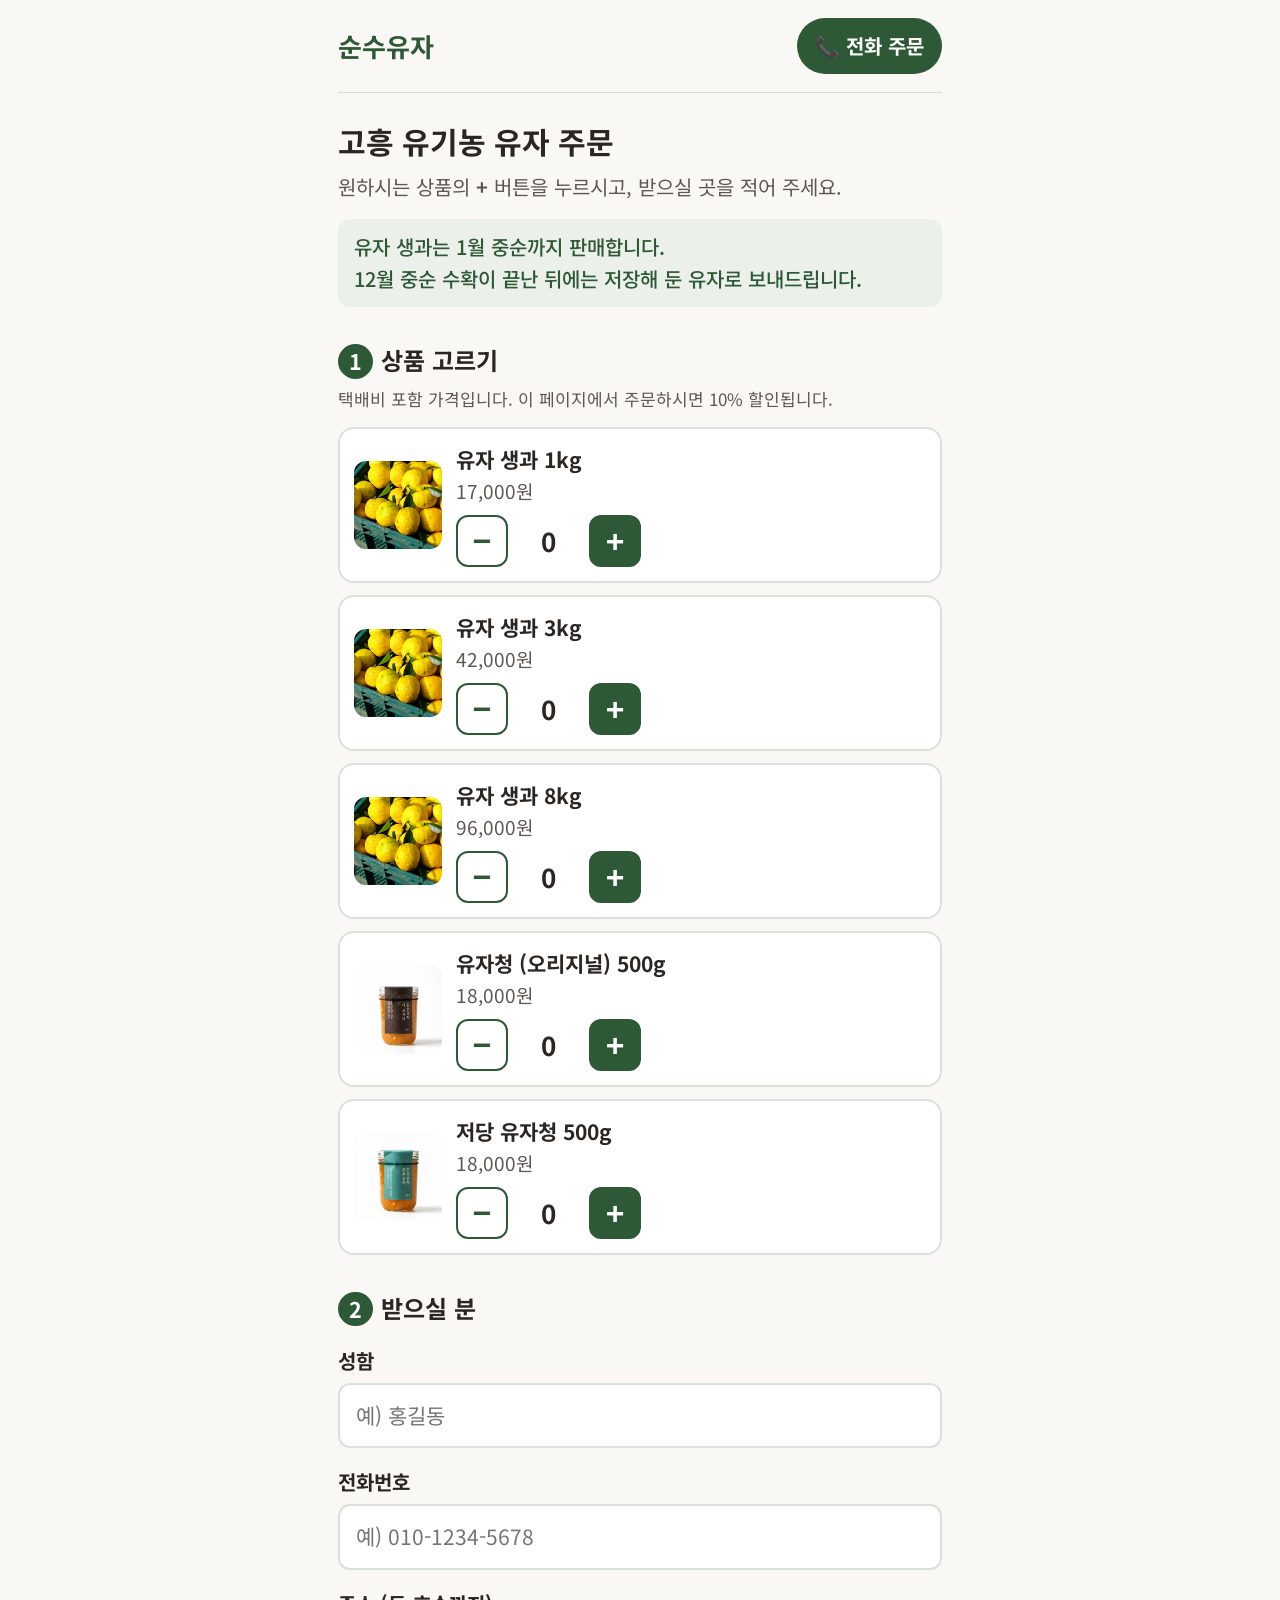
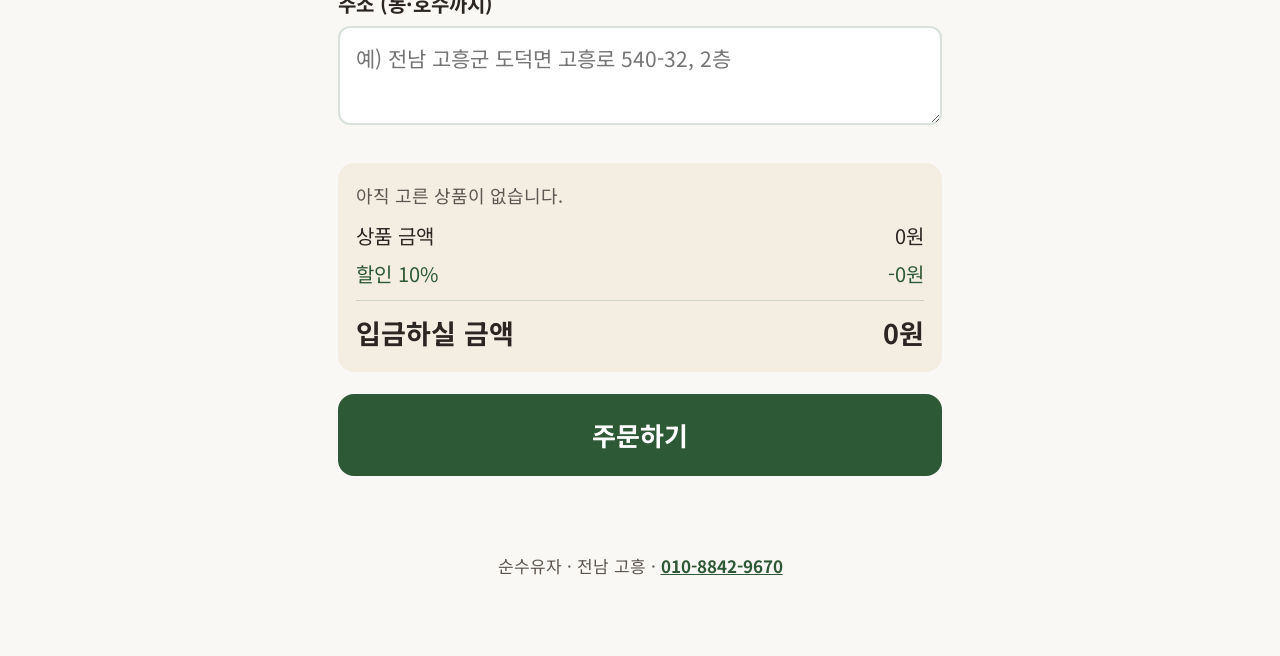
<file: easy.html>
<!DOCTYPE html>
<html lang="ko">
<head>
    <meta charset="UTF-8">
    <meta name="viewport" content="width=device-width, initial-scale=1.0">
    <title>순수유자 주문하기</title>
    <!-- 어르신께 링크로만 드리는 숨은 페이지: 메인에서 링크하지 않고, 검색에도 안 나오게 한다. -->
    <meta name="robots" content="noindex, nofollow">
    <meta property="og:title" content="순수유자 주문하기">
    <meta property="og:description" content="고흥 유기농 유자 생과·유자청, 큰 글씨로 쉽게 주문하세요.">
    <meta property="og:image" content="https://organicyuja.com/images/og_yuza.jpg">
    <link rel="preconnect" href="https://fonts.googleapis.com">
    <link rel="preconnect" href="https://fonts.gstatic.com" crossorigin>
    <link href="https://fonts.googleapis.com/css2?family=Noto+Sans+KR:wght@400;500;700&display=swap" rel="stylesheet">
    <style>
        :root {
            --bg: #FAF8F5;
            --card: #FFFFFF;
            --beige: #F3EDE2;
            --text: #2B2622;
            --muted: #5E5852;
            --green: #2E5936;
            --green-light: #EBF0EA;
            --line: rgba(46, 89, 54, 0.18);
        }
        * { box-sizing: border-box; }
        html { font-size: 20px; }
        body {
            margin: 0;
            background: var(--bg);
            color: var(--text);
            font-family: 'Noto Sans KR', sans-serif;
            line-height: 1.6;
            word-break: keep-all;
        }
        .wrap { max-width: 640px; margin: 0 auto; padding: 0 18px 60px; }
        header {
            display: flex; justify-content: space-between; align-items: center;
            padding: 18px 0; border-bottom: 1px solid var(--line); margin-bottom: 24px;
        }
        .logo { font-weight: 700; font-size: 1.3rem; color: var(--green); }
        .call-btn {
            display: inline-flex; align-items: center; gap: 6px;
            background: var(--green); color: #fff; text-decoration: none;
            font-weight: 700; font-size: 1rem; padding: 12px 18px; border-radius: 999px;
        }
        h1 { font-size: 1.5rem; margin: 0 0 6px; }
        .lead { color: var(--muted); margin: 0 0 8px; }
        .season { background: var(--green-light); color: var(--green); border-radius: 12px; padding: 12px 16px; margin: 16px 0 28px; font-weight: 500; }
        h2 { font-size: 1.2rem; margin: 34px 0 6px; }
        h2 .step { display: inline-block; background: var(--green); color: #fff; border-radius: 999px; width: 1.6em; height: 1.6em; text-align: center; line-height: 1.6em; margin-right: 8px; font-size: 0.9em; }
        .hint { color: var(--muted); font-size: 0.85rem; margin: 0 0 14px; }

        .item {
            display: grid; grid-template-columns: 88px 1fr; gap: 14px; align-items: center;
            background: var(--card); border: 2px solid var(--line); border-radius: 16px;
            padding: 14px; margin-bottom: 12px;
        }
        .item.picked { border-color: var(--green); background: var(--green-light); }
        .item img { width: 88px; height: 88px; object-fit: cover; border-radius: 12px; }
        .item-name { font-weight: 700; font-size: 1.05rem; }
        .item-price { color: var(--muted); font-size: 0.95rem; }
        .qty { display: flex; align-items: center; gap: 12px; margin-top: 8px; }
        .qty button {
            width: 52px; height: 52px; border-radius: 12px; border: 2px solid var(--green);
            background: #fff; color: var(--green); font-size: 1.6rem; font-weight: 700; cursor: pointer;
            line-height: 1;
        }
        .qty button.plus { background: var(--green); color: #fff; }
        .qty output { min-width: 2.2em; text-align: center; font-size: 1.3rem; font-weight: 700; }

        label { display: block; font-weight: 700; margin: 18px 0 6px; }
        input, textarea {
            width: 100%; font: inherit; font-size: 1.05rem; padding: 14px 16px;
            border: 2px solid var(--line); border-radius: 12px; background: #fff; color: var(--text);
        }
        input:focus, textarea:focus { outline: none; border-color: var(--green); }
        textarea { min-height: 96px; resize: vertical; }

        .total-box {
            background: var(--beige); border-radius: 16px; padding: 18px; margin-top: 30px;
        }
        .total-row { display: flex; justify-content: space-between; gap: 10px; }
        .total-row + .total-row { margin-top: 6px; }
        .total-row.discount { color: var(--green); }
        .total-row.final { font-size: 1.35rem; font-weight: 700; border-top: 1px solid var(--line); padding-top: 10px; margin-top: 10px; }
        .lines { color: var(--muted); font-size: 0.9rem; margin-bottom: 10px; }

        .submit {
            width: 100%; margin-top: 22px; padding: 20px; border: none; border-radius: 16px;
            background: var(--green); color: #fff; font: inherit; font-size: 1.3rem; font-weight: 700; cursor: pointer;
        }
        .submit:disabled { opacity: 0.5; cursor: default; }
        .error { color: #B3261E; font-weight: 500; margin-top: 12px; min-height: 1.2em; }

        .done { display: none; text-align: center; padding-top: 10px; }
        .done .big { font-size: 1.5rem; font-weight: 700; margin: 10px 0; }
        .account {
            background: var(--card); border: 2px solid var(--green); border-radius: 16px;
            padding: 20px; margin: 20px 0; font-size: 1.15rem;
        }
        .account strong { display: block; font-size: 1.45rem; color: var(--green); margin-top: 6px; }
        .copy-btn {
            margin-top: 14px; padding: 14px 20px; border-radius: 12px; border: 2px solid var(--green);
            background: #fff; color: var(--green); font: inherit; font-weight: 700; cursor: pointer;
        }
        .foot { text-align: center; color: var(--muted); font-size: 0.85rem; margin-top: 40px; }
        .foot a { color: var(--green); font-weight: 700; }
    </style>
</head>
<body>
<div class="wrap">
    <header>
        <span class="logo">순수유자</span>
        <a class="call-btn" href="tel:010-8842-9670">📞 전화 주문</a>
    </header>

    <form id="order" novalidate>
        <h1>고흥 유기농 유자 주문</h1>
        <p class="lead">원하시는 상품의 <b>+</b> 버튼을 누르시고, 받으실 곳을 적어 주세요.</p>
        <p class="season">유자 생과는 1월 중순까지 판매합니다.<br>12월 중순 수확이 끝난 뒤에는 저장해 둔 유자로 보내드립니다.</p>

        <h2><span class="step">1</span>상품 고르기</h2>
        <p class="hint">택배비 포함 가격입니다. 이 페이지에서 주문하시면 10% 할인됩니다.</p>
        <div id="items"></div>

        <h2><span class="step">2</span>받으실 분</h2>
        <label for="name">성함</label>
        <input id="name" autocomplete="name" placeholder="예) 홍길동">
        <label for="phone">전화번호</label>
        <input id="phone" type="tel" inputmode="numeric" autocomplete="tel" placeholder="예) 010-1234-5678">
        <label for="address">주소 (동·호수까지)</label>
        <textarea id="address" autocomplete="street-address" placeholder="예) 전남 고흥군 도덕면 고흥로 540-32, 2층"></textarea>

        <div class="total-box">
            <div class="lines" id="lines">아직 고른 상품이 없습니다.</div>
            <div class="total-row"><span>상품 금액</span><span id="sum">0원</span></div>
            <div class="total-row discount"><span>할인 10%</span><span id="disc">-0원</span></div>
            <div class="total-row final"><span>입금하실 금액</span><span id="total">0원</span></div>
        </div>

        <button class="submit" id="submit" type="submit">주문하기</button>
        <p class="error" id="error" role="alert"></p>
    </form>

    <section class="done" id="done" aria-live="polite">
        <p style="font-size:3rem;margin:0">🍋</p>
        <p class="big" id="done-title">주문이 접수되었습니다</p>
        <p>아래 계좌로 입금해 주시면<br>확인 후 바로 보내드립니다.</p>
        <div class="account">
            카카오뱅크 3333-19-3570222<br>예금주 채수인
            <strong id="done-amount">0원</strong>
            <button class="copy-btn" id="copy" type="button">계좌번호 복사하기</button>
        </div>
        <p>같은 내용을 문자로도 보내드렸습니다.<br>궁금하신 점은 전화 주세요.</p>
    </section>

    <p class="foot">순수유자 · 전남 고흥 · <a href="tel:010-8842-9670">010-8842-9670</a></p>
</div>

<script>
(function () {
    // 가격·상품명은 메인(index.html) 상품과 같아야 한다. 메인 가격을 바꾸면 여기도 같이 바꿀 것.
    // 상품명은 배송 자동화(homepage_order_import.py)가 읽는 형식 그대로다.
    const ITEMS = [
        { name: '유기농 유자 생과 (1kg)', label: '유자 생과 1kg', price: 17000, img: 'images/product_yuza_ripe.jpg' },
        { name: '유기농 유자 생과 (3kg)', label: '유자 생과 3kg', price: 42000, img: 'images/product_yuza_ripe.jpg' },
        { name: '유기농 유자 생과 (8kg)', label: '유자 생과 8kg', price: 96000, img: 'images/product_yuza_ripe.jpg' },
        { name: '순수유자 디오가닉 오리지널', label: '유자청 (오리지널) 500g', price: 18000, img: 'images/product_original_v2.jpg' },
        { name: '순수유자 로우슈가', label: '저당 유자청 500g', price: 18000, img: 'images/product_lowsugar_v2.jpg' }
    ];
    const DISCOUNT_RATE = 0.1;
    const ENDPOINT = 'https://script.google.com/macros/s/AKfycbwY2hbsdbyYvzaStNvOGll596Lw07UjZBV6dRMojPUHK83oBiVK5NyG2sYmXVB3y2r0/exec';
    const ACCOUNT = '카카오뱅크 3333-19-3570222 채수인';

    const qty = ITEMS.map(() => 0);
    const won = n => n.toLocaleString('ko-KR') + '원';
    const $ = id => document.getElementById(id);

    const list = $('items');
    ITEMS.forEach((it, i) => {
        const row = document.createElement('div');
        row.className = 'item';
        row.innerHTML =
            `<img src="${it.img}" alt="">` +
            `<div><div class="item-name">${it.label}</div><div class="item-price">${won(it.price)}</div>` +
            `<div class="qty"><button type="button" class="minus" aria-label="${it.label} 빼기">−</button>` +
            `<output aria-live="polite">0</output>` +
            `<button type="button" class="plus" aria-label="${it.label} 더하기">+</button></div></div>`;
        const out = row.querySelector('output');
        row.querySelector('.minus').addEventListener('click', () => { qty[i] = Math.max(0, qty[i] - 1); sync(); });
        row.querySelector('.plus').addEventListener('click', () => { qty[i] = Math.min(20, qty[i] + 1); sync(); });
        it.row = row; it.out = out;
        list.appendChild(row);
    });

    function totals() {
        const sum = ITEMS.reduce((s, it, i) => s + it.price * qty[i], 0);
        const disc = Math.round(sum * DISCOUNT_RATE);
        return { sum, disc, total: sum - disc };
    }

    function sync() {
        ITEMS.forEach((it, i) => { it.out.textContent = qty[i]; it.row.classList.toggle('picked', qty[i] > 0); });
        const picked = ITEMS.map((it, i) => qty[i] ? `${it.label} ${qty[i]}개` : '').filter(Boolean);
        $('lines').textContent = picked.length ? picked.join(', ') : '아직 고른 상품이 없습니다.';
        const t = totals();
        $('sum').textContent = won(t.sum);
        $('disc').textContent = '-' + won(t.disc);
        $('total').textContent = won(t.total);
    }

    $('order').addEventListener('submit', e => {
        e.preventDefault();
        const err = $('error');
        const name = $('name').value.trim();
        const phone = $('phone').value.trim();
        const digits = phone.replace(/\D/g, '');
        const address = $('address').value.trim();
        const t = totals();

        if (!t.sum) { err.textContent = '상품을 하나 이상 골라 주세요. (+ 버튼)'; return; }
        if (!name) { err.textContent = '받으실 분 성함을 적어 주세요.'; $('name').focus(); return; }
        if (!/^01\d{8,9}$/.test(digits)) { err.textContent = '전화번호를 다시 확인해 주세요. (예: 010-1234-5678)'; $('phone').focus(); return; }
        if (address.length < 8) { err.textContent = '주소를 동·호수까지 적어 주세요.'; $('address').focus(); return; }
        err.textContent = '';

        const btn = $('submit');
        btn.disabled = true;
        btn.textContent = '주문 보내는 중…';

        const product = ITEMS.map((it, i) => qty[i] ? `${it.name} x${qty[i]}` : '').filter(Boolean).join(', ')
            + ` [직접주문 10% 할인 적용: 정가 ${t.sum.toLocaleString()}원 → ${t.total.toLocaleString()}원] [큰글씨 주문]`;

        fetch(ENDPOINT, {
            method: 'POST',
            headers: { 'Content-Type': 'text/plain;charset=utf-8' },
            body: JSON.stringify({
                name, phone, address, product,
                qty: qty.reduce((a, b) => a + b, 0),
                total: t.total,
                seasonAlert: false
            })
        })
            .then(r => r.json())
            .then(data => {
                if (!data || data.success !== true) throw new Error((data && data.error) || '응답 오류');
                $('done-title').textContent = `${name}님, 주문이 접수되었습니다`;
                $('done-amount').textContent = '입금하실 금액 ' + won(t.total);
                $('order').style.display = 'none';
                $('done').style.display = 'block';
                window.scrollTo(0, 0);
            })
            .catch(() => {
                // 뒷단계(메일 등)에서만 실패해도 주문은 이미 들어갔을 수 있어서, 다시 누르게 하지 않고 전화로 확인한다(중복 주문 방지).
                btn.textContent = '주문 확인이 필요합니다';
                err.innerHTML = '주문이 들어갔는지 확인이 필요합니다.<br>다시 누르지 마시고 <a href="tel:010-8842-9670">전화(010-8842-9670)</a> 주시면 바로 확인해 드리겠습니다.';
            });
    });

    $('copy').addEventListener('click', () => {
        const text = ACCOUNT;
        const ok = () => { $('copy').textContent = '복사되었습니다 ✓'; };
        if (navigator.clipboard) navigator.clipboard.writeText(text).then(ok).catch(() => {});
    });

    sync();
})();
</script>
</body>
</html>
</file>
